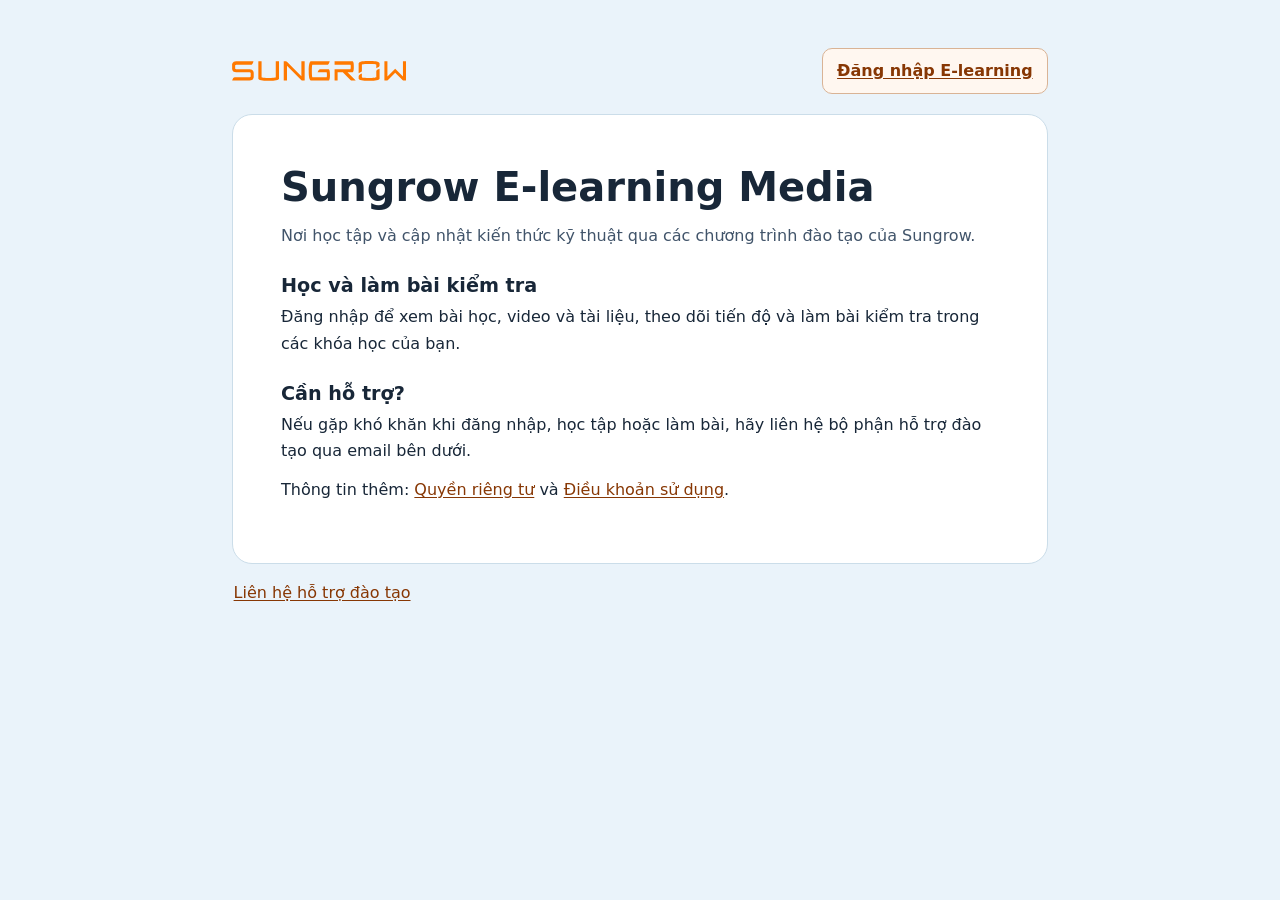
<file: about.html>
<!doctype html>
<html lang="vi">
<head>
  <meta charset="utf-8">
  <meta name="viewport" content="width=device-width, initial-scale=1">
  <meta name="description" content="Tìm hiểu về cổng đào tạo kỹ thuật và đánh giá kiến thức Sungrow E-learning Media.">
  <title>Sungrow E-learning Media</title>
  <link rel="canonical" href="https://e-learning.sungrowvietnam.com.vn/about.html">
  <link rel="icon" href="sungrow-edu-favicon.ico">
  <link rel="stylesheet" href="public-info.css">
</head>
<body>
  <header class="site-header">
    <img src="v5-assets/694c3e44a198.svg" alt="Sungrow" width="174" height="34">
    <a class="primary-link" href="./">Đăng nhập E-learning</a>
  </header>
  <main>
    <h1>Sungrow E-learning Media</h1>
    <p class="intro">Nơi học tập và cập nhật kiến thức kỹ thuật qua các chương trình đào tạo của Sungrow.</p>
    <h2>Học và làm bài kiểm tra</h2>
    <p>Đăng nhập để xem bài học, video và tài liệu, theo dõi tiến độ và làm bài kiểm tra trong các khóa học của bạn.</p>
    <h2>Cần hỗ trợ?</h2>
    <p>Nếu gặp khó khăn khi đăng nhập, học tập hoặc làm bài, hãy liên hệ bộ phận hỗ trợ đào tạo qua email bên dưới.</p>
    <p>Thông tin thêm: <a href="privacy.html">Quyền riêng tư</a> và <a href="terms.html">Điều khoản sử dụng</a>.</p>
  </main>
  <footer><a href="mailto:sungrowservicecenter@gmail.com">Liên hệ hỗ trợ đào tạo</a></footer>
</body>
</html>
</file>
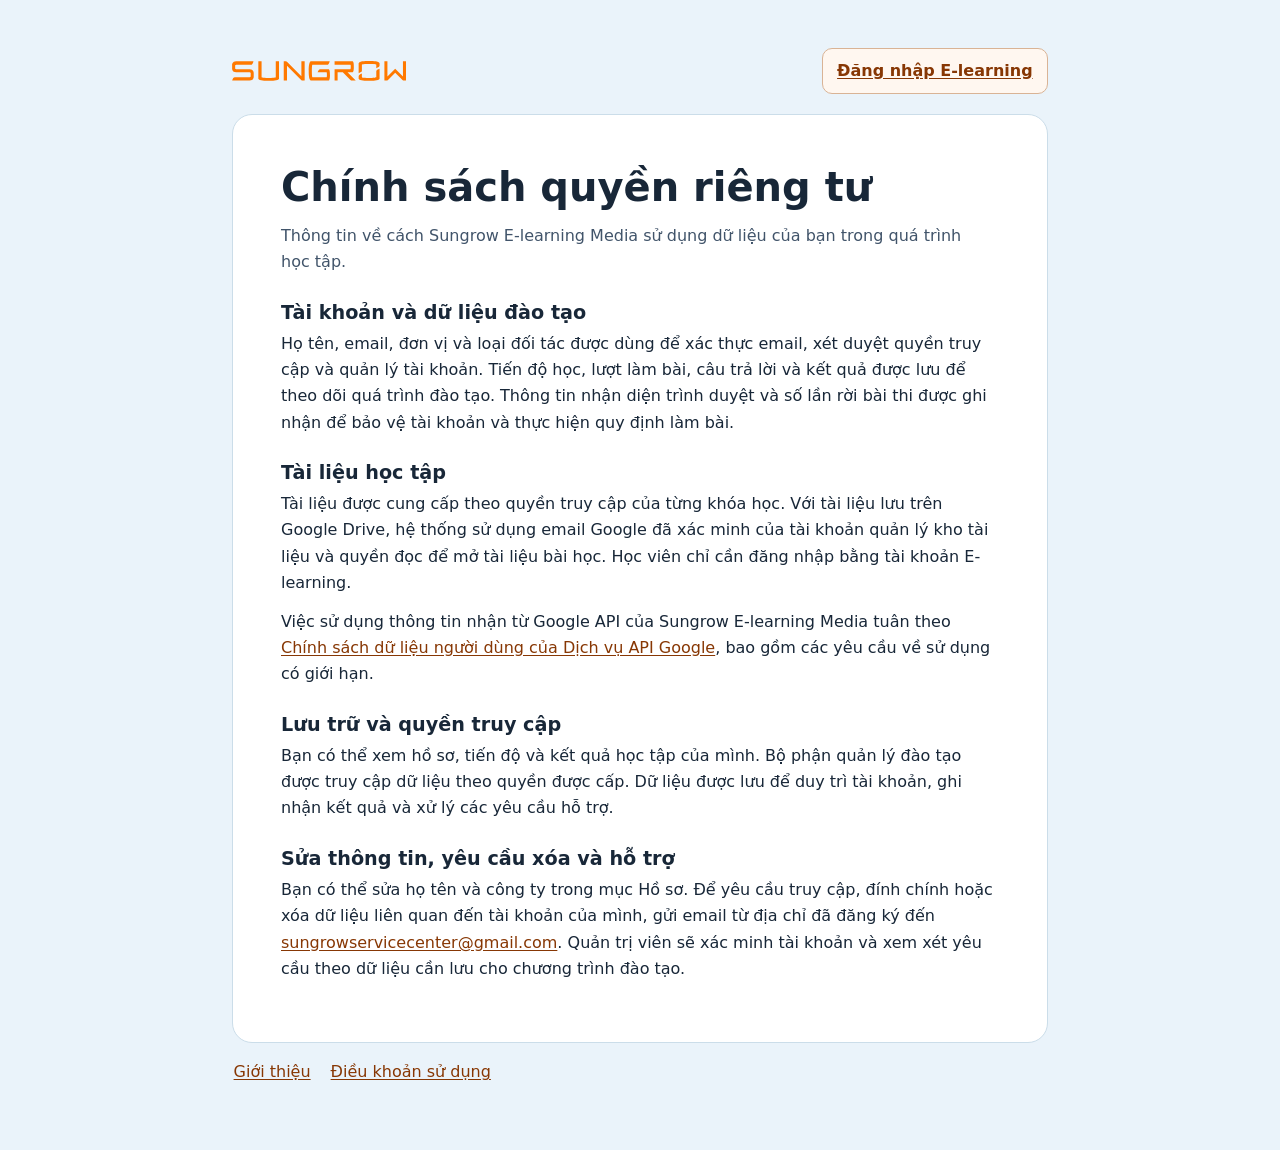
<file: privacy.html>
<!doctype html>
<html lang="vi">
<head>
  <meta charset="utf-8">
  <meta name="viewport" content="width=device-width, initial-scale=1">
  <meta name="description" content="Thông tin về dữ liệu tài khoản, hoạt động học tập và quyền riêng tư trên Sungrow E-learning Media.">
  <title>Chính sách quyền riêng tư | Sungrow E-learning Media</title>
  <link rel="canonical" href="https://e-learning.sungrowvietnam.com.vn/privacy.html">
  <link rel="icon" href="sungrow-edu-favicon.ico">
  <link rel="stylesheet" href="public-info.css">
</head>
<body>
  <header class="site-header">
    <a href="about.html"><img src="v5-assets/694c3e44a198.svg" alt="Giới thiệu Sungrow E-learning Media" width="174" height="34"></a>
    <a class="primary-link" href="./">Đăng nhập E-learning</a>
  </header>
  <main>
    <h1>Chính sách quyền riêng tư</h1>
    <p class="intro">Thông tin về cách Sungrow E-learning Media sử dụng dữ liệu của bạn trong quá trình học tập.</p>
    <h2>Tài khoản và dữ liệu đào tạo</h2>
    <p>Họ tên, email, đơn vị và loại đối tác được dùng để xác thực email, xét duyệt quyền truy cập và quản lý tài khoản. Tiến độ học, lượt làm bài, câu trả lời và kết quả được lưu để theo dõi quá trình đào tạo. Thông tin nhận diện trình duyệt và số lần rời bài thi được ghi nhận để bảo vệ tài khoản và thực hiện quy định làm bài.</p>
    <h2>Tài liệu học tập</h2>
    <p>Tài liệu được cung cấp theo quyền truy cập của từng khóa học. Với tài liệu lưu trên Google Drive, hệ thống sử dụng email Google đã xác minh của tài khoản quản lý kho tài liệu và quyền đọc để mở tài liệu bài học. Học viên chỉ cần đăng nhập bằng tài khoản E-learning.</p>
    <p>Việc sử dụng thông tin nhận từ Google API của Sungrow E-learning Media tuân theo <a href="https://developers.google.com/terms/api-services-user-data-policy">Chính sách dữ liệu người dùng của Dịch vụ API Google</a>, bao gồm các yêu cầu về sử dụng có giới hạn.</p>
    <h2>Lưu trữ và quyền truy cập</h2>
    <p>Bạn có thể xem hồ sơ, tiến độ và kết quả học tập của mình. Bộ phận quản lý đào tạo được truy cập dữ liệu theo quyền được cấp. Dữ liệu được lưu để duy trì tài khoản, ghi nhận kết quả và xử lý các yêu cầu hỗ trợ.</p>
    <h2>Sửa thông tin, yêu cầu xóa và hỗ trợ</h2>
    <p>Bạn có thể sửa họ tên và công ty trong mục Hồ sơ. Để yêu cầu truy cập, đính chính hoặc xóa dữ liệu liên quan đến tài khoản của mình, gửi email từ địa chỉ đã đăng ký đến <a href="mailto:sungrowservicecenter@gmail.com">sungrowservicecenter@gmail.com</a>. Quản trị viên sẽ xác minh tài khoản và xem xét yêu cầu theo dữ liệu cần lưu cho chương trình đào tạo.</p>
  </main>
  <footer><a href="about.html">Giới thiệu</a><a href="terms.html">Điều khoản sử dụng</a></footer>
</body>
</html>
</file>
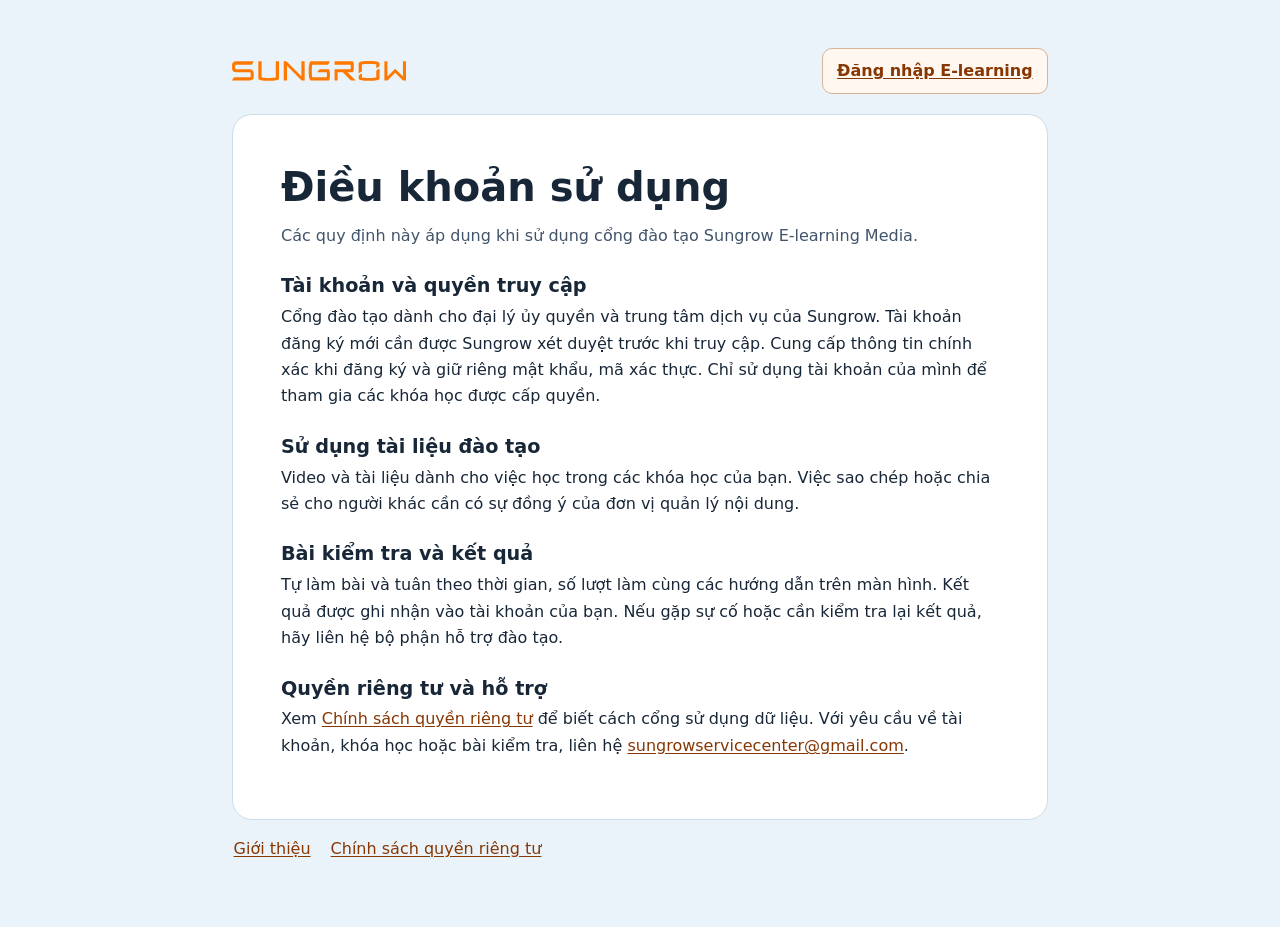
<file: terms.html>
<!doctype html>
<html lang="vi">
<head>
  <meta charset="utf-8">
  <meta name="viewport" content="width=device-width, initial-scale=1">
  <meta name="description" content="Quy định sử dụng tài khoản, bài học, tài liệu và bài kiểm tra trên Sungrow E-learning Media.">
  <title>Điều khoản sử dụng | Sungrow E-learning Media</title>
  <link rel="canonical" href="https://e-learning.sungrowvietnam.com.vn/terms.html">
  <link rel="icon" href="sungrow-edu-favicon.ico">
  <link rel="stylesheet" href="public-info.css">
</head>
<body>
  <header class="site-header">
    <a href="about.html"><img src="v5-assets/694c3e44a198.svg" alt="Giới thiệu Sungrow E-learning Media" width="174" height="34"></a>
    <a class="primary-link" href="./">Đăng nhập E-learning</a>
  </header>
  <main>
    <h1>Điều khoản sử dụng</h1>
    <p class="intro">Các quy định này áp dụng khi sử dụng cổng đào tạo Sungrow E-learning Media.</p>
    <h2>Tài khoản và quyền truy cập</h2>
    <p>Cổng đào tạo dành cho đại lý ủy quyền và trung tâm dịch vụ của Sungrow. Tài khoản đăng ký mới cần được Sungrow xét duyệt trước khi truy cập. Cung cấp thông tin chính xác khi đăng ký và giữ riêng mật khẩu, mã xác thực. Chỉ sử dụng tài khoản của mình để tham gia các khóa học được cấp quyền.</p>
    <h2>Sử dụng tài liệu đào tạo</h2>
    <p>Video và tài liệu dành cho việc học trong các khóa học của bạn. Việc sao chép hoặc chia sẻ cho người khác cần có sự đồng ý của đơn vị quản lý nội dung.</p>
    <h2>Bài kiểm tra và kết quả</h2>
    <p>Tự làm bài và tuân theo thời gian, số lượt làm cùng các hướng dẫn trên màn hình. Kết quả được ghi nhận vào tài khoản của bạn. Nếu gặp sự cố hoặc cần kiểm tra lại kết quả, hãy liên hệ bộ phận hỗ trợ đào tạo.</p>
    <h2>Quyền riêng tư và hỗ trợ</h2>
    <p>Xem <a href="privacy.html">Chính sách quyền riêng tư</a> để biết cách cổng sử dụng dữ liệu. Với yêu cầu về tài khoản, khóa học hoặc bài kiểm tra, liên hệ <a href="mailto:sungrowservicecenter@gmail.com">sungrowservicecenter@gmail.com</a>.</p>
  </main>
  <footer><a href="about.html">Giới thiệu</a><a href="privacy.html">Chính sách quyền riêng tư</a></footer>
</body>
</html>
</file>
<file: public-info.css>
:root {
  color: #182738;
  background: #eaf3fa;
  font: 1rem/1.65 system-ui, sans-serif;
}

body {
  box-sizing: border-box;
  max-inline-size: 56rem;
  margin-inline: auto;
  padding: clamp(1rem, 4vw, 2.5rem);
}

.site-header,
footer {
  display: flex;
  flex-wrap: wrap;
  align-items: center;
  gap: .65rem 1.25rem;
}

.site-header {
  justify-content: space-between;
  margin-block-end: 1.25rem;
}

.site-header img {
  display: block;
  max-inline-size: 100%;
  object-fit: contain;
}

a {
  color: #873704;
  text-underline-offset: .15em;
  overflow-wrap: anywhere;
}

a:focus-visible {
  outline: 2px solid #873704;
  outline-offset: 4px;
}

.primary-link {
  display: inline-flex;
  align-items: center;
  min-block-size: 2.75rem;
  padding-inline: .9rem;
  border: 1px solid #d9b395;
  border-radius: .625rem;
  background: #fff7f0;
  font-weight: 650;
}

main {
  padding: clamp(1.25rem, 5vw, 3rem);
  background: #fff;
  border: 1px solid #cbdde9;
  border-radius: 1.25rem;
}

h1 {
  margin: 0 0 .75rem;
  font-size: clamp(1.75rem, 4vw, 2.5rem);
  line-height: 1.2;
}

h2 {
  margin: 1.5rem 0 .25rem;
  font-size: 1.2rem;
  line-height: 1.4;
}

p {
  margin: 0 0 .75rem;
  max-inline-size: 70ch;
}

.intro {
  color: #41546a;
}

footer {
  padding: 1rem .1rem;
}
</file>
